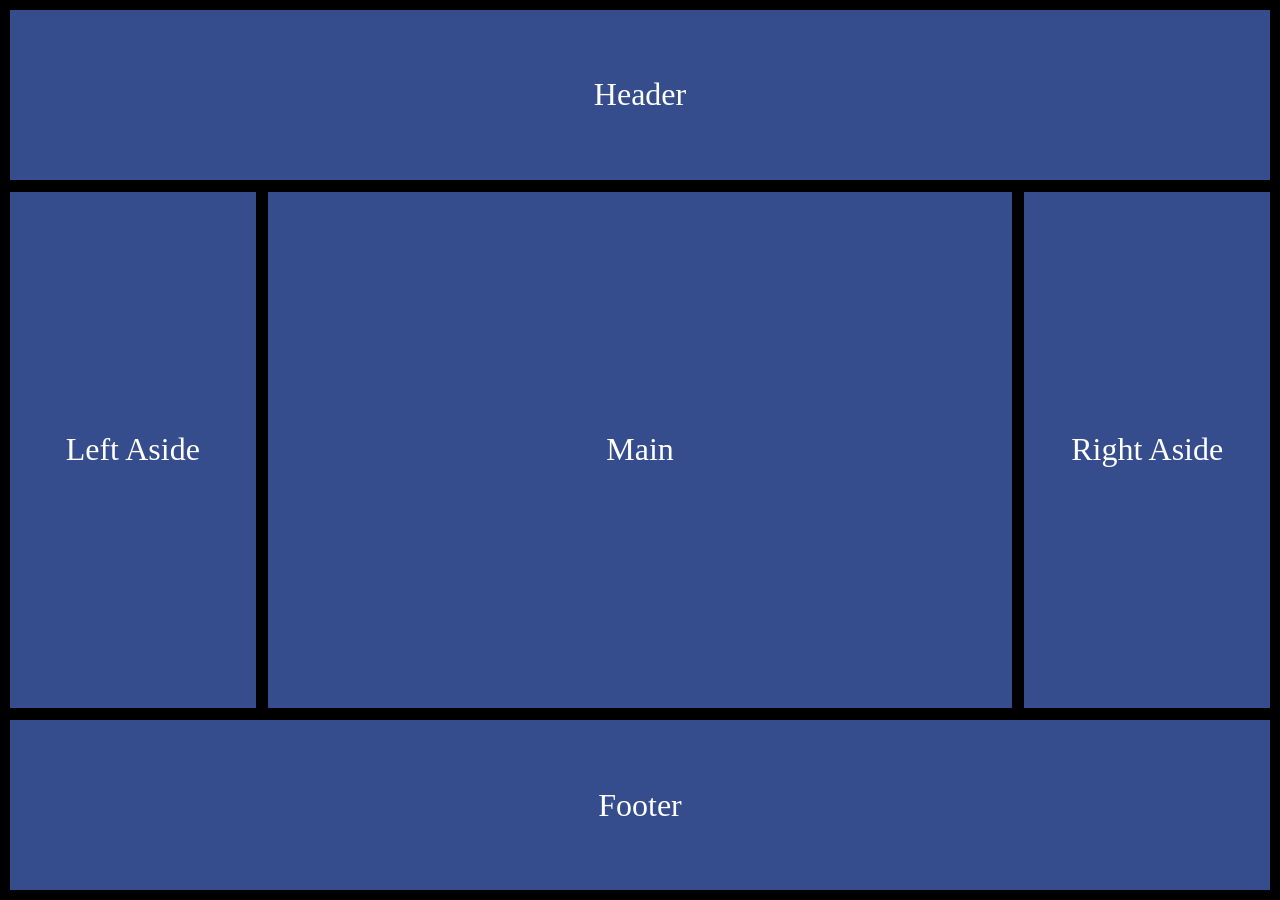
<file: Holy_Grid_Layout/index.html>
<!DOCTYPE html>
<html lang="en">
<head>
    <meta charset="UTF-8">
    <meta name="viewport" content="width=device-width, initial-scale=1.0">
    <title>Holy Grail Layout</title>

    <link rel="stylesheet" href="style.css">
</head>
<body>
    
    <div class="container">

        <div class="item header">Header</div>
        <div class="item left">Left Aside</div>
        <div class="item main">Main</div>
        <div class="item right">Right Aside</div>
        <div class="item footer">Footer</div>
    </div>


</body>
</html>
</file>
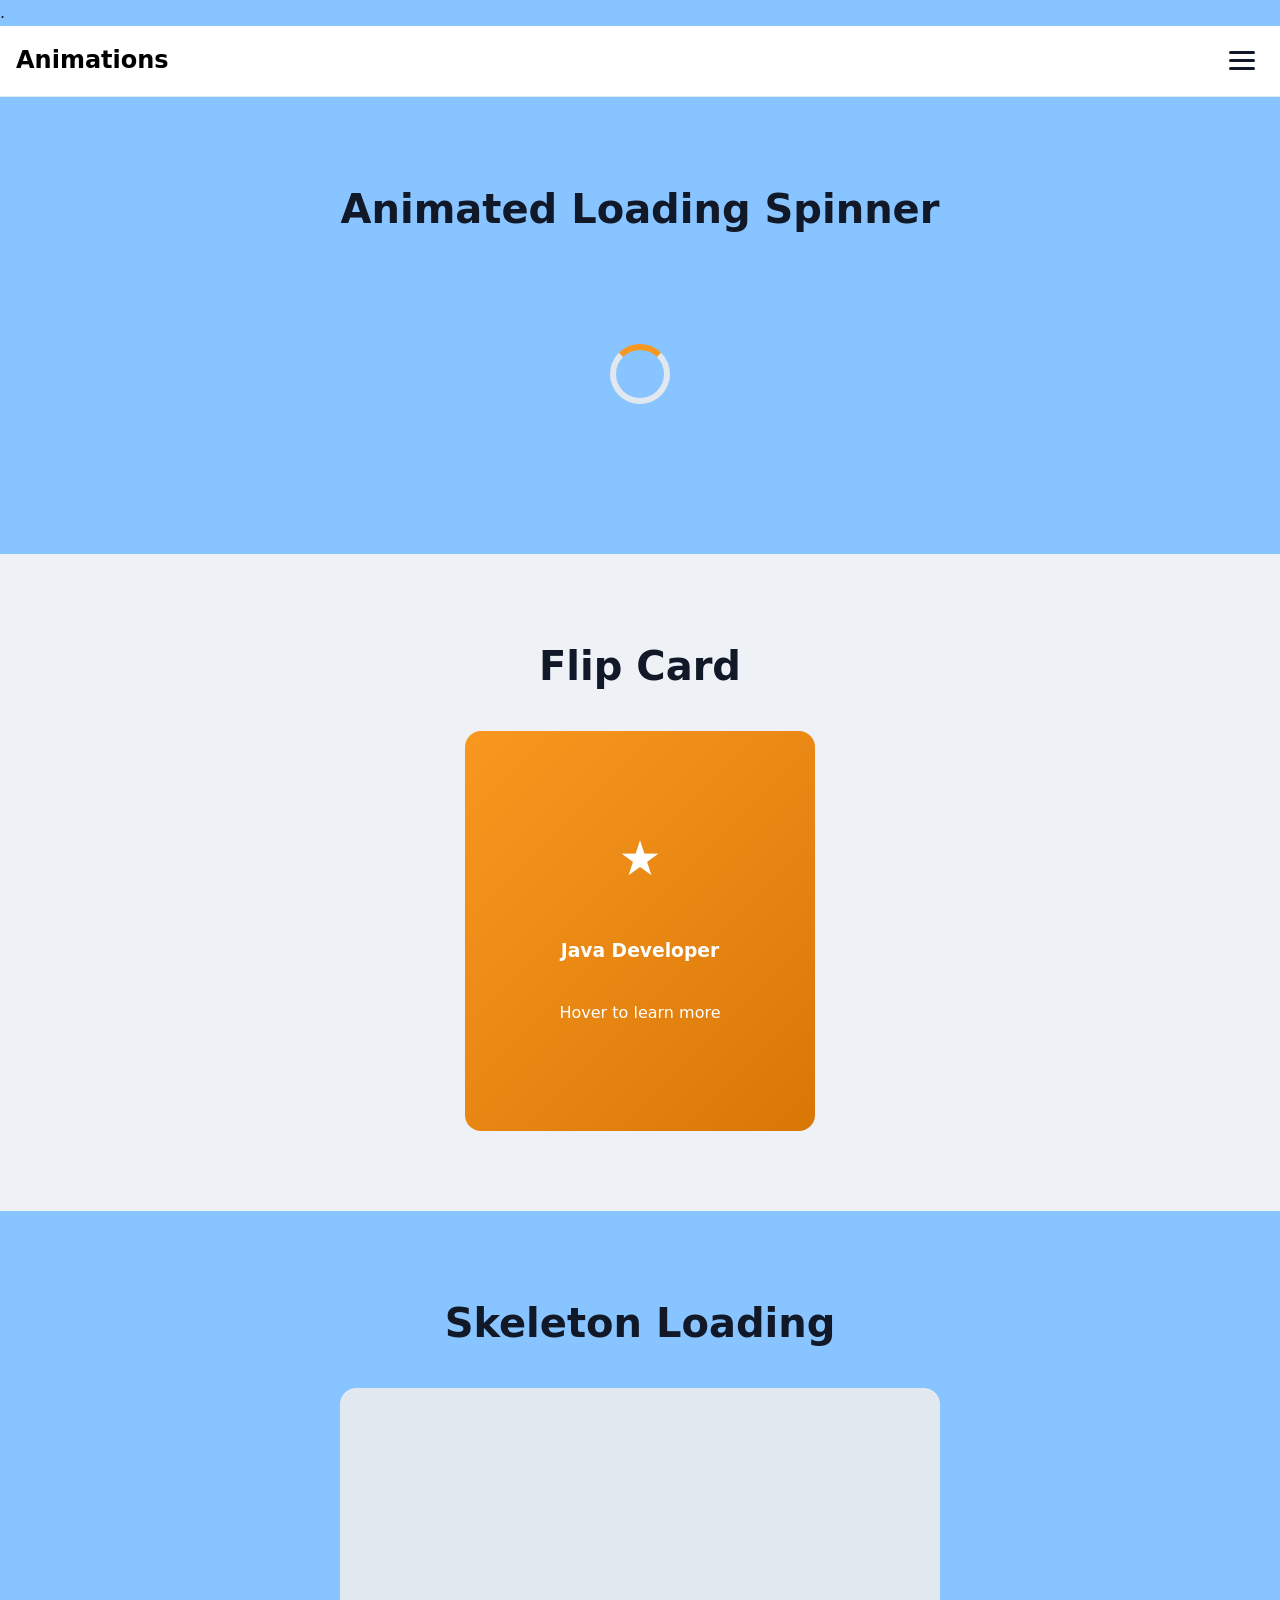
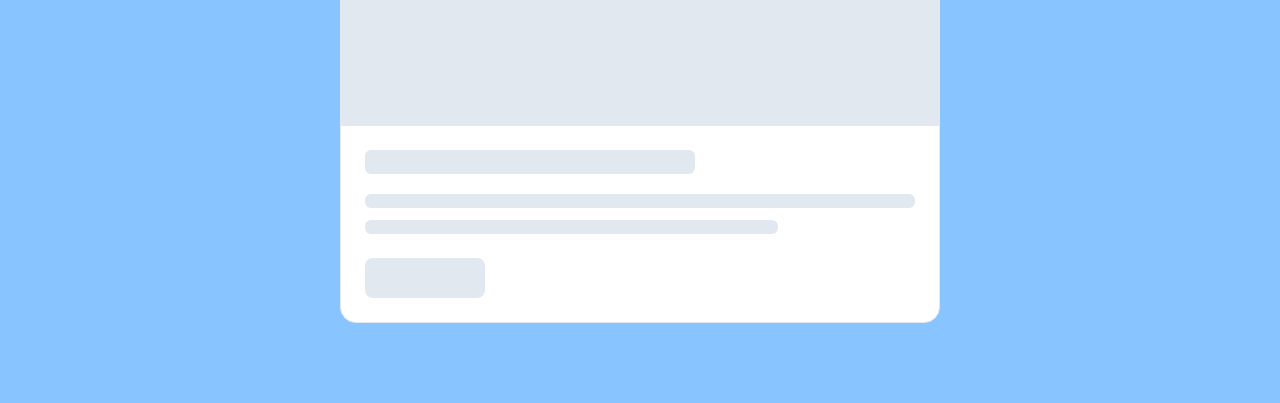
<file: Modern_CSS/index.html>
<!DOCTYPE html>
<html lang="en">

<head>
    <meta charset="UTF-8">
    <meta
        name="viewport"
        content="width=device-width, initial-scale=1.0"
    ><span>.</span>

    <title>Modern CSS Demo</title>

    <link rel="stylesheet" href="style.css">
</head>

<body>

    <!-- Header / Hamburger Menu -->

    <header class="header">

        <nav class="navbar">

            <a href="#" class="logo">
                Animations
            </a>

            <button
                class="menu-toggle"
                id="menu-toggle"
                type="button"
                aria-label="Open navigation menu"
                aria-expanded="false"
            >
                <span></span>
                <span></span>
                <span></span>
            </button>

            <div class="nav-menu" id="nav-menu">

                <a href="#spinner">Spinner</a>
                <a href="#flip-card">Flip Card</a>
                <a href="#skeleton">Skeleton</a>

            </div>

        </nav>

    </header>


    <main>


        <!-- Loading Spinner -->

        <section class="section" id="spinner">

            <div class="container">

                <h2>
                    Animated Loading Spinner
                </h2>


                <div class="spinner-container">

                    <div class="spinner" aria-label="Loading" role="status">

                    </div>

                </div>

            </div>

        </section>


        <!-- Flip Card -->

        <section class="section section-alt" id="flip-card">

            <div class="container">

                <h2>
                    Flip Card
                </h2>


                <div class="flip-card">

                    <div class="flip-card-inner">

                        <!-- Front -->
                        <div class="flip-card-front">

                            <span class="card-icon">
                                ★
                            </span>

                            <h3>
                                Java Developer
                            </h3>

                            <p>
                                Hover to learn more
                            </p>

                        </div>


                        <!-- Back -->
                        <div class="flip-card-back">

                            <h3>
                                Full Stack
                            </h3>

                            <p>
                                Java, Spring Boot, REST APIs,
                                SQL, HTML, CSS and JavaScript.
                            </p>

                            <a href="#">
                                View Profile →
                            </a>

                        </div>

                    </div>

                </div>

            </div>

        </section>


        <!-- Skeleton Loading -->

        <section class="section" id="skeleton">

            <div class="container">

                <h2>
                    Skeleton Loading
                </h2>



                <div class="skeleton-card">

                    <div class="skeleton skeleton-image"></div>

                    <div class="skeleton-content">

                        <div class="skeleton skeleton-title"></div>

                        <div class="skeleton skeleton-text"></div>

                        <div class="skeleton skeleton-text short"></div>

                        <div class="skeleton skeleton-button"></div>

                    </div>

                </div>

            </div>

        </section>

    </main>

    <script src="script.js"></script>

</body>

</html>
</file>
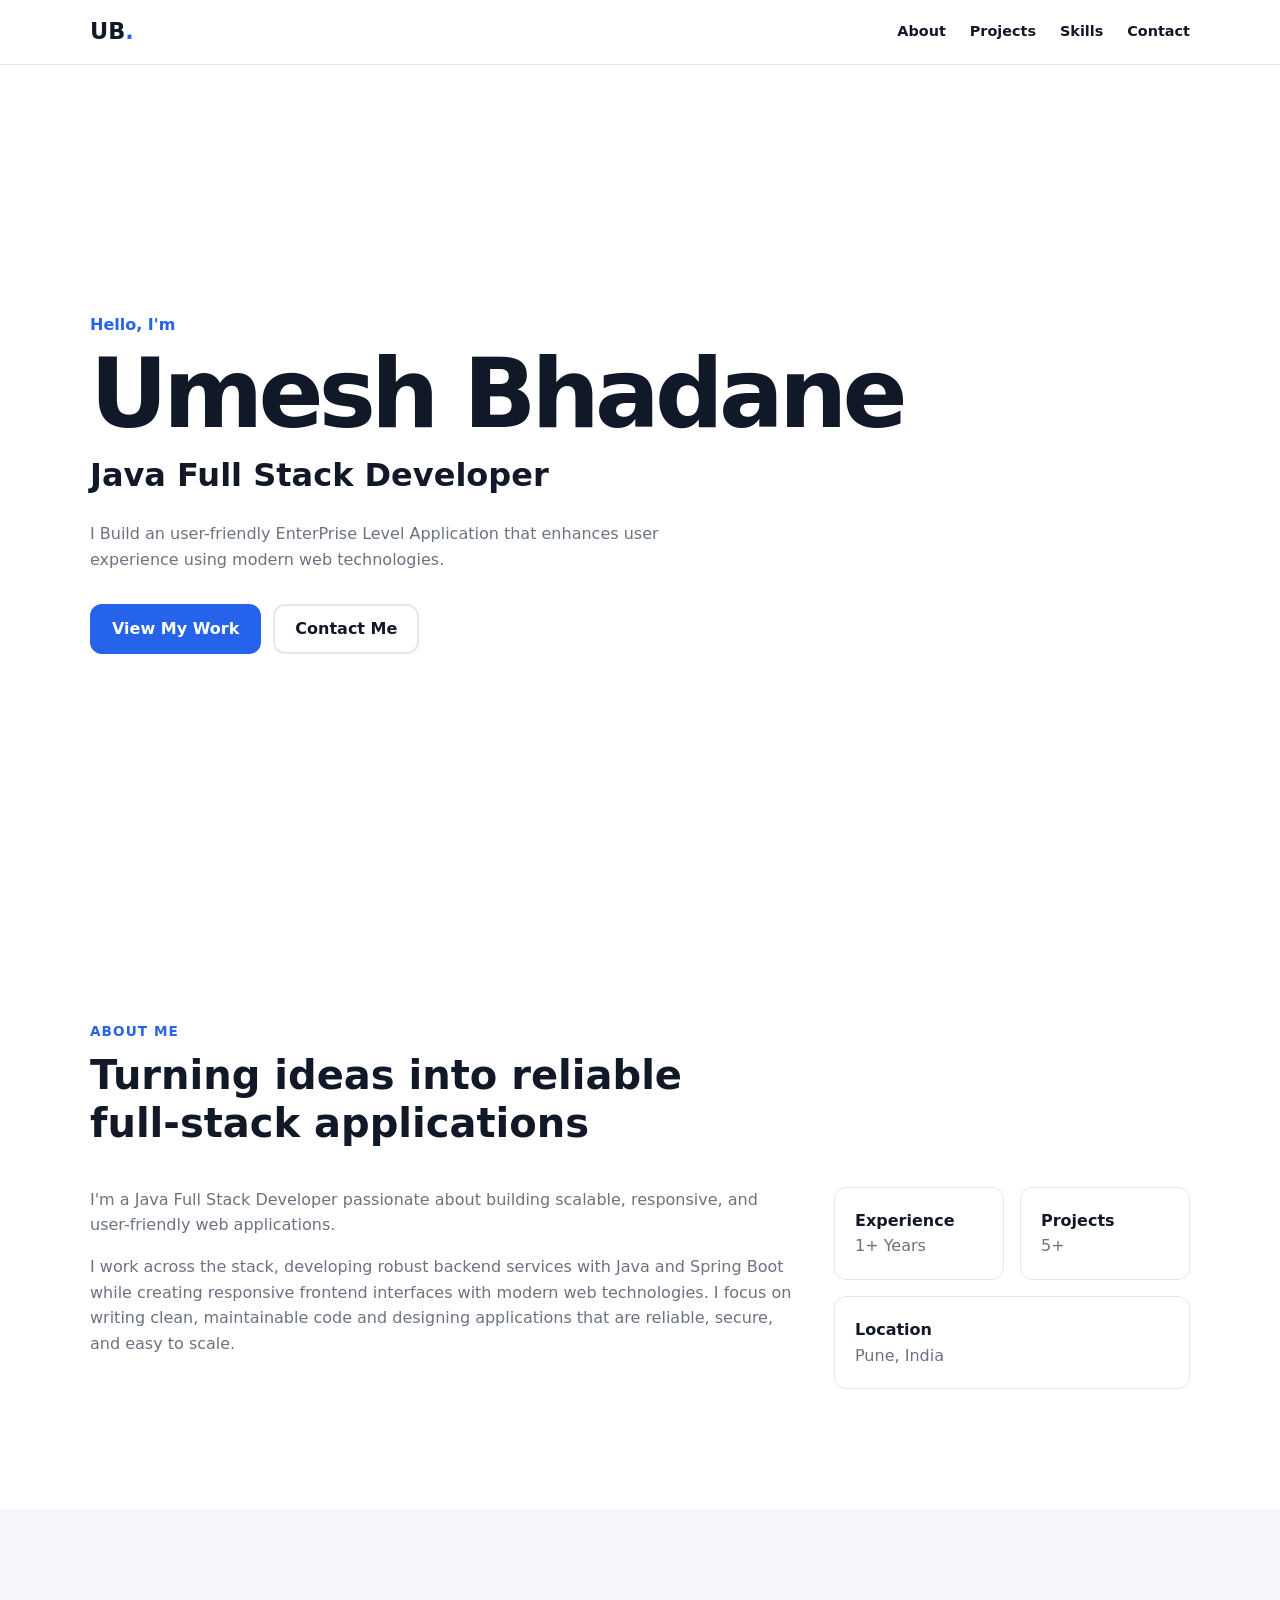
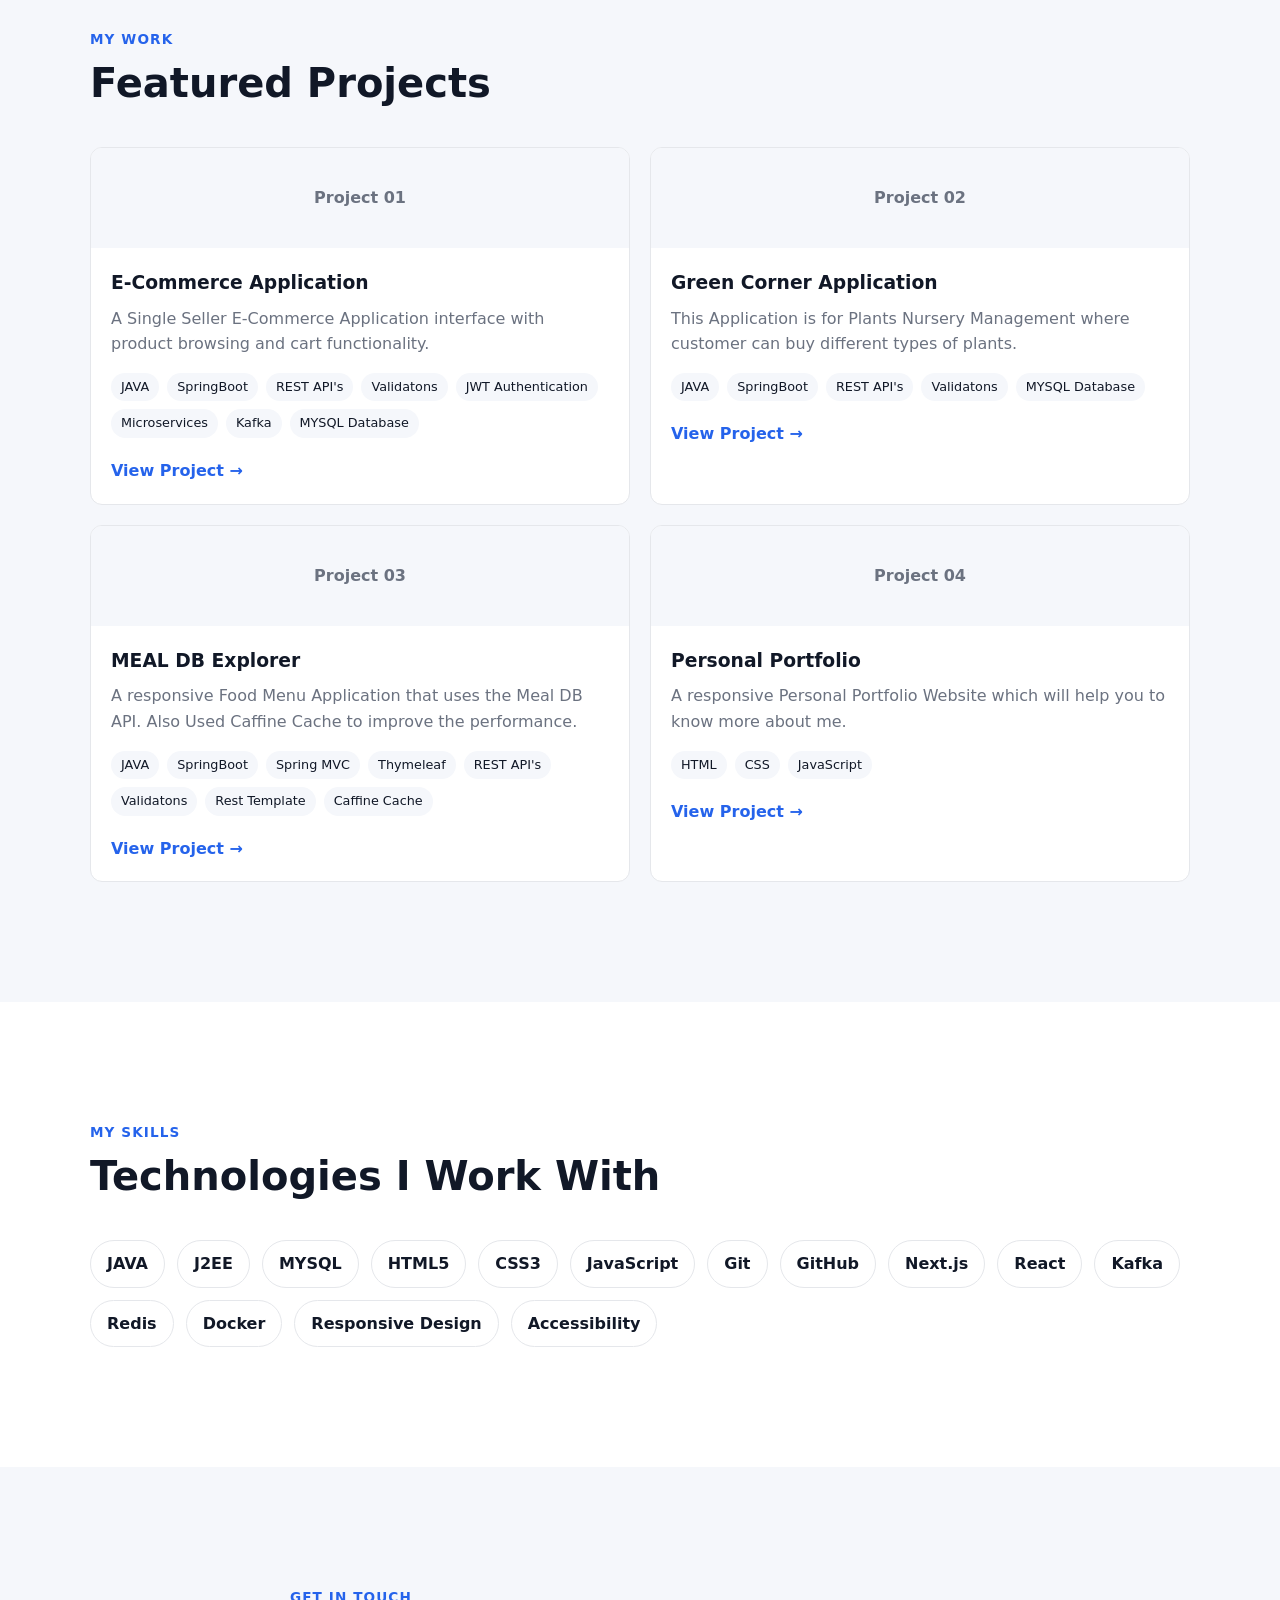
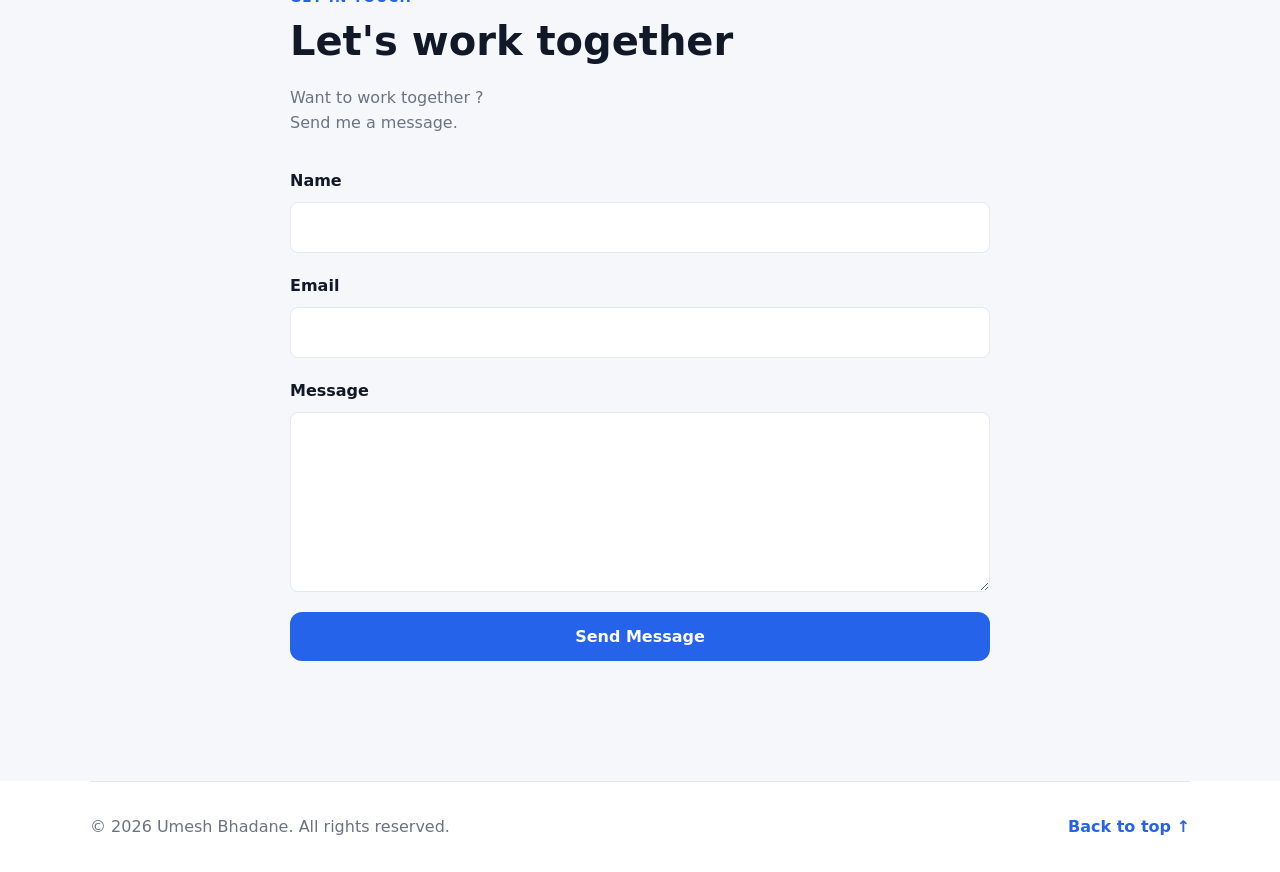
<file: Portfolio/index.html>
<!DOCTYPE html>
<html lang="en">

<head>
    <meta charset="UTF-8">
    <meta name="viewport" content="width=device-width, initial-scale=1.0">

    <meta
        name="description"
        content="Personal portfolio showcasing projects, skills, and contact information."
    >

    <title>Umesh Bhadane | Java Full Stack Developer</title>

    <link rel="stylesheet" href="style.css">
</head>

<body>

    <!-- Header -->
    <header class="header">

        <nav class="navbar" aria-label="Main navigation">

            <a href="#home" class="logo">
                UB<span>.</span>
            </a>

            <div class="nav-links">
                <a href="#about">About</a>
                <a href="#projects">Projects</a>
                <a href="#skills">Skills</a>
                <a href="#contact">Contact</a>
            </div>

        </nav>

    </header>


    <main>

        <!-- Hero -->
        <section class="hero section" id="home">

            <div class="container hero-content">

                <p class="hero-label">
                    Hello, I'm
                </p>

                <h1>
                    Umesh Bhadane
                </h1>

                <p class="hero-role">
                    Java Full Stack Developer
                </p>

                <p class="hero-description">
                    I Build an user-friendly EnterPrise Level Application that enhances 
                    user experience using modern web technologies.
                </p>

                <div class="hero-actions">

                    <a
                        href="#projects"
                        class="button button-primary"
                    >
                        View My Work
                    </a>

                    <a
                        href="#contact"
                        class="button button-secondary"
                    >
                        Contact Me
                    </a>

                </div>

            </div>

        </section>


        <!-- About -->
        <section class="section" id="about">

            <div class="container">

                <p class="section-label">
                    About Me
                </p>

                <h2 class="section-title">
                    Turning ideas into reliable full-stack applications
                </h2>

                <div class="about-content">

                    <div class="about-text">

                        <p>
                            I'm a Java Full Stack Developer passionate about building scalable, 
                            responsive, and user-friendly web applications.

                        </p>

                        <p>
                            I work across the stack, developing robust backend services with 
                            Java and Spring Boot while creating responsive frontend interfaces
                             with modern web technologies. I focus on writing clean, maintainable code 
                             and designing applications that are reliable, secure, and easy to scale.

                        </p>

                    </div>

                    <div class="about-details">

                        <div>
                            <strong>Experience</strong>
                            <span>1+ Years</span>
                        </div>

                        <div>
                            <strong>Projects</strong>
                            <span>5+</span>
                        </div>

                        <div>
                            <strong>Location</strong>
                            <span>Pune, India</span>
                        </div>

                    </div>

                </div>

            </div>

        </section>


        <!-- Projects -->
        <section class="section section-alt" id="projects">

            <div class="container">

                <p class="section-label">
                    My Work
                </p>

                <h2 class="section-title">
                    Featured Projects
                </h2>

                <div class="projects-grid">

                    <article class="project-card">

                        <div class="project-image">
                            Project 01
                        </div>

                        <div class="project-content">

                            <h3>
                                E-Commerce Application
                            </h3>

                            <p>
                                A Single Seller E-Commerce Application interface
                                with product browsing and cart functionality.
                            </p>

                            <div class="project-tags">
                                <span>JAVA</span>
                                <span>SpringBoot</span>
                                <span>REST API's</span>
                                <span>Validatons</span>
                                <span>JWT Authentication</span>
                                <span>Microservices</span>
                                <span>Kafka</span>
                                <span>MYSQL Database</span>
                                
                            </div>

                            <a href="#" class="project-link">
                                View Project →
                            </a>

                        </div>

                    </article>


                    <article class="project-card">

                        <div class="project-image">
                            Project 02
                        </div>

                        <div class="project-content">

                            <h3>
                                Green Corner Application
                            </h3>

                            <p>
                                This Application is for Plants Nursery Management
                                where customer can buy different types of plants.
                            </p>

                            <div class="project-tags">
                                <span>JAVA</span>
                                <span>SpringBoot</span>
                                <span>REST API's</span>
                                <span>Validatons</span>
                                <span>MYSQL Database</span>
                            </div>

                            <a href="#" class="project-link">
                                View Project →
                            </a>

                        </div>

                    </article>


                    <article class="project-card">

                        <div class="project-image">
                            Project 03
                        </div>

                        <div class="project-content">

                            <h3>
                                MEAL DB Explorer
                            </h3>

                            <p>
                                A responsive Food Menu Application that uses the Meal DB API.
                                Also Used Caffine Cache to improve the performance.
                            </p>

                            <div class="project-tags">
                                <span>JAVA</span>
                                <span>SpringBoot</span>
                                <span>Spring MVC</span>
                                <span>Thymeleaf</span>
                                <span>REST API's</span>
                                <span>Validatons</span>
                                <span>Rest Template</span>
                                <span>Caffine Cache</span>

                                
                            </div>

                            <a href="#" class="project-link">
                                View Project →
                            </a>

                        </div>

                    </article>


                    <article class="project-card">

                        <div class="project-image">
                            Project 04
                        </div>

                        <div class="project-content">

                            <h3>
                                Personal Portfolio
                            </h3>

                            <p>
                                A responsive Personal Portfolio Website 
                                which will help you to know more about me.
                            </p>

                            <div class="project-tags">
                                <span>HTML</span>
                                <span>CSS</span>
                                <span>JavaScript</span>
                            </div>

                            <a href="#" class="project-link">
                                View Project →
                            </a>

                        </div>

                    </article>

                </div>

            </div>

        </section>


        <!-- Skills -->
        <section class="section" id="skills">

            <div class="container">

                <p class="section-label">
                    My Skills
                </p>

                <h2 class="section-title">
                    Technologies I Work With
                </h2>

                <!-- Flexbox -->
                <div class="skills-list">

                    <span class="skill">JAVA</span>
                    <span class="skill">J2EE</span>
                    <span class="skill">MYSQL</span>
                    <span class="skill">HTML5</span>
                    <span class="skill">CSS3</span>
                    <span class="skill">JavaScript</span>
                    <span class="skill">Git</span>
                    <span class="skill">GitHub</span>
                    <span class="skill">Next.js</span>
                    <span class="skill">React</span>
                    <span class="skill">Kafka</span>
                    <span class="skill">Redis</span>
                    <span class="skill">Docker</span>
                    <span class="skill">Responsive Design</span>
                    <span class="skill">Accessibility</span>

                </div>

            </div>

        </section>


        <!-- Contact -->
        <section class="section section-alt" id="contact">

            <div class="container contact-container">

                <p class="section-label">
                    Get In Touch
                </p>

                <h2 class="section-title">
                    Let's work together
                </h2>

                <p class="contact-description">
                    Want to work together ? <br>
                    Send me a message.
                </p>

                <form class="contact-form">

                    <div class="form-group">

                        <label for="name">
                            Name
                        </label>

                        <input
                            type="text"
                            id="name"
                            name="name"
                            autocomplete="name"
                            required
                        >

                    </div>


                    <div class="form-group">

                        <label for="email">
                            Email
                        </label>

                        <input
                            type="email"
                            id="email"
                            name="email"
                            autocomplete="email"
                            required
                        >

                    </div>


                    <div class="form-group">

                        <label for="message">
                            Message
                        </label>

                        <textarea
                            id="message"
                            name="message"
                            rows="6"
                            required
                        ></textarea>

                    </div>


                    <button
                        type="submit"
                        class="button button-primary"
                    >
                        Send Message
                    </button>

                </form>

            </div>

        </section>

    </main>


    <!-- Footer -->
    <footer class="footer">

        <p>
            © 2026 Umesh Bhadane. All rights reserved.
        </p>

        <a href="#home">
            Back to top ↑
        </a>

    </footer>

</body>

</html>
</file>
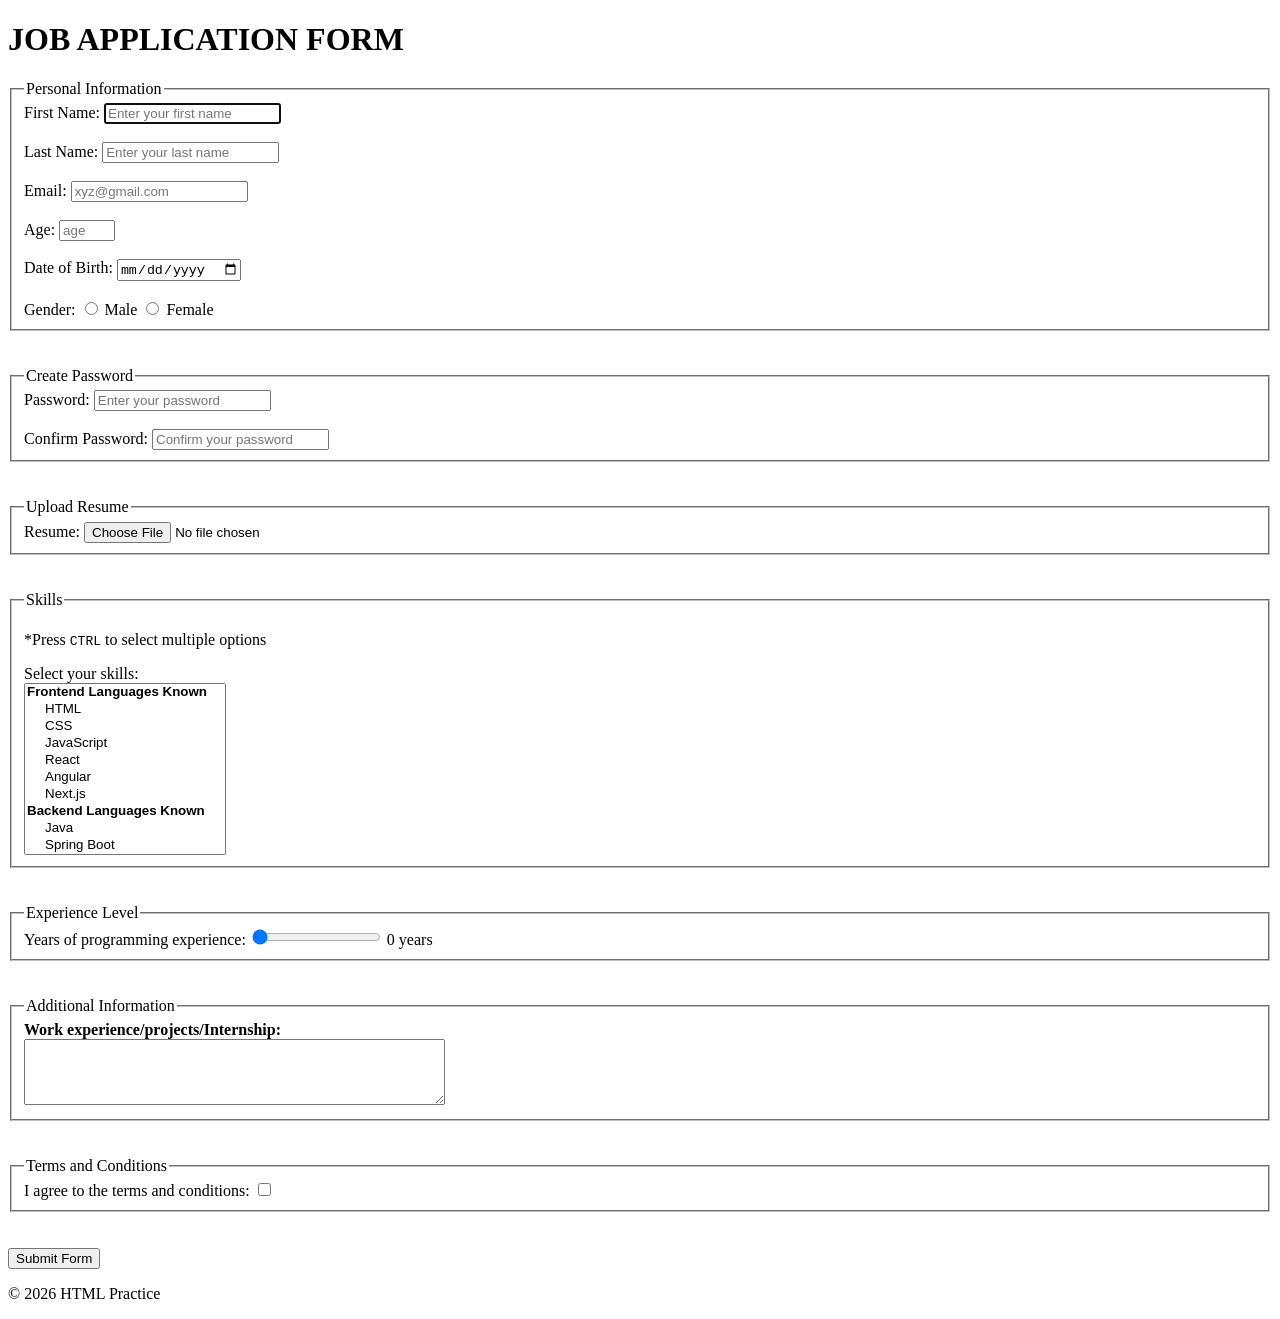
<file: form.html>
<!DOCTYPE html>
<html lang="en">
<head>
    <meta charset="UTF-8">
    <meta name="viewport" content="width=device-width, initial-scale=1.0">
    <title>HTML Form</title>
</head>
<body>

    <header>
        <h1>JOB APPLICATION FORM</h1>
    </header>

    <main>
        <form action="welcome.html" method="GET" enctype="multipart/form-data">

            <fieldset>
                <legend>Personal Information</legend>

                <label for="firstName">First Name:</label>
                <input type="text" 
                        id="firstName" 
                        name="firstName" 
                        required minlength="3" 
                        maxlength="10" 
                        autocomplete="given-name" 
                        placeholder="Enter your first name" 
                        autofocus>
                        
                <br><br>

                <label for="lastName">Last Name:</label>
                <input type="text" 
                       id="lastName" 
                       name="lastName" 
                       required minlength="3" 
                       maxlength="10" 
                       autocomplete="family-name" 
                       placeholder="Enter your last name" 
                       autofocus>

                <br><br>

                <label for = "email">Email:</label>
                <input type="email"
                       id="email"
                       name="email"
                       required
                       pattern="^[a-zA-Z0-9.]+@gmail\.com$"
                       placeholder="xyz@gmail.com"
                       autocomplete="email">

                <br><br>

                <label for="age">Age:</label>
                <input type="number"
                       id="age"
                       name="age"
                       required
                       min="18"
                       max="100"
                       placeholder="age"
                       autocomplete="age">

                <br><br>

                <label for="dob">Date of Birth:</label>
                <input type="date" 
                       id="dob" 
                       name="dob" 
                       required>

                <br><br>

                <label for="gender">Gender:</label>
                <input type="radio" id="male" name="gender" value="male" required>  
                <label for="male">Male</label>
                <input type="radio" id="female" name="gender" value="female" required>
                <label for="female">Female</label>

            </fieldset>

            <br><br>

            <fieldset>
                <legend>Create Password</legend>

                    <label for="password">Password:</label>
                    <input type="password" 
                        id="password" 
                        name="password" 
                        required 
                        autocomplete="new-password" 
                        placeholder="Enter your password" 
                        minlength="8" 
                        maxlength="20">

                    <br><br>

                    <label for="confirmPassword">Confirm Password:</label>
                    <input type="password" 
                            id="confirmPassword" 
                            name="confirmPassword" 
                            required 
                            autocomplete="new-password" 
                            placeholder="Confirm your password" 
                            minlength="8" 
                            maxlength="20">

            </fieldset>

            <br><br>

            <fieldset>
                <legend>Upload Resume</legend>

                <label for="resume">Resume:</label>
                <input type="file"
                       id="resume"
                       name="resume"
                       required
                       accept=".pdf,.doc,.docx">

            </fieldset>

            <br><br> 

            <fieldset>
                <legend>Skills</legend>

                <p> *Press <code>CTRL</code> to select multiple options</p>

                <label for="skills">Select your skills:</label><br>

                <select id="skills" name="skills" multiple required size="10"> 

                    <optgroup label="Frontend Languages Known">
                        <option value="html">HTML</option>
                        <option value="css">CSS</option>
                        <option value="javascript">JavaScript</option>
                        <option value="react">React</option>
                        <option value="angular">Angular</option>
                        <option value="Next">Next.js</option>
                    </optgroup>

                    <optgroup label="Backend Languages Known">
                        <option value="java">Java</option>
                        <option value="spring-boot">Spring Boot</option>
                        <option value="nodejs">Node.js</option>
                    </optgroup>

                    <optgroup label="Database Technologies Known">
                        <option value="mysql">MySQL</option>
                        <option value="postgresql">PostgreSQL</option>
                        <option value="mongodb">MongoDB</option>
                    </optgroup>

                </select>
            </fieldset>

            <br><br>

            <fieldset>
                <legend>Experience Level</legend>

                <label for="experience"> Years of programming experience: </label> 
                <input type="range" 
                       id="experience"
                       name="experience" 
                       min="0" 
                       max="20" 
                       step="1" 
                       value="0"
                       oninput="experienceValue.value = this.value"> 
                <output id="experienceValue">0 </output> years
            </fieldset>

            <br><br>

            <fieldset>
                <legend>Additional Information</legend>

                <label for="additionalInfo"><strong> Work experience/projects/Internship:</strong> </label><br>
                <textarea id="additionalInfo"
                          name="additionalInfo"
                          rows="4"
                          cols="50"
                          placeholder="Enter any additional information here...">
                </textarea>
            </fieldset>

            <br><br>

            <fieldset>
                <legend>Terms and Conditions</legend>
                <label for="terms">I agree to the terms and conditions:</label>
                <input type="checkbox" 
                       id="terms" 
                       name="terms" 
                       required>
            </fieldset>

            <br><br>

            <a href="welcome.html">
                <button type="submit">Submit Form</button>
            </a>
    
            
        </form>
    </main>

    <footer>
        <p>&copy; 2026 HTML Practice</p>
    </footer>
    
</body>
</html>
</file>
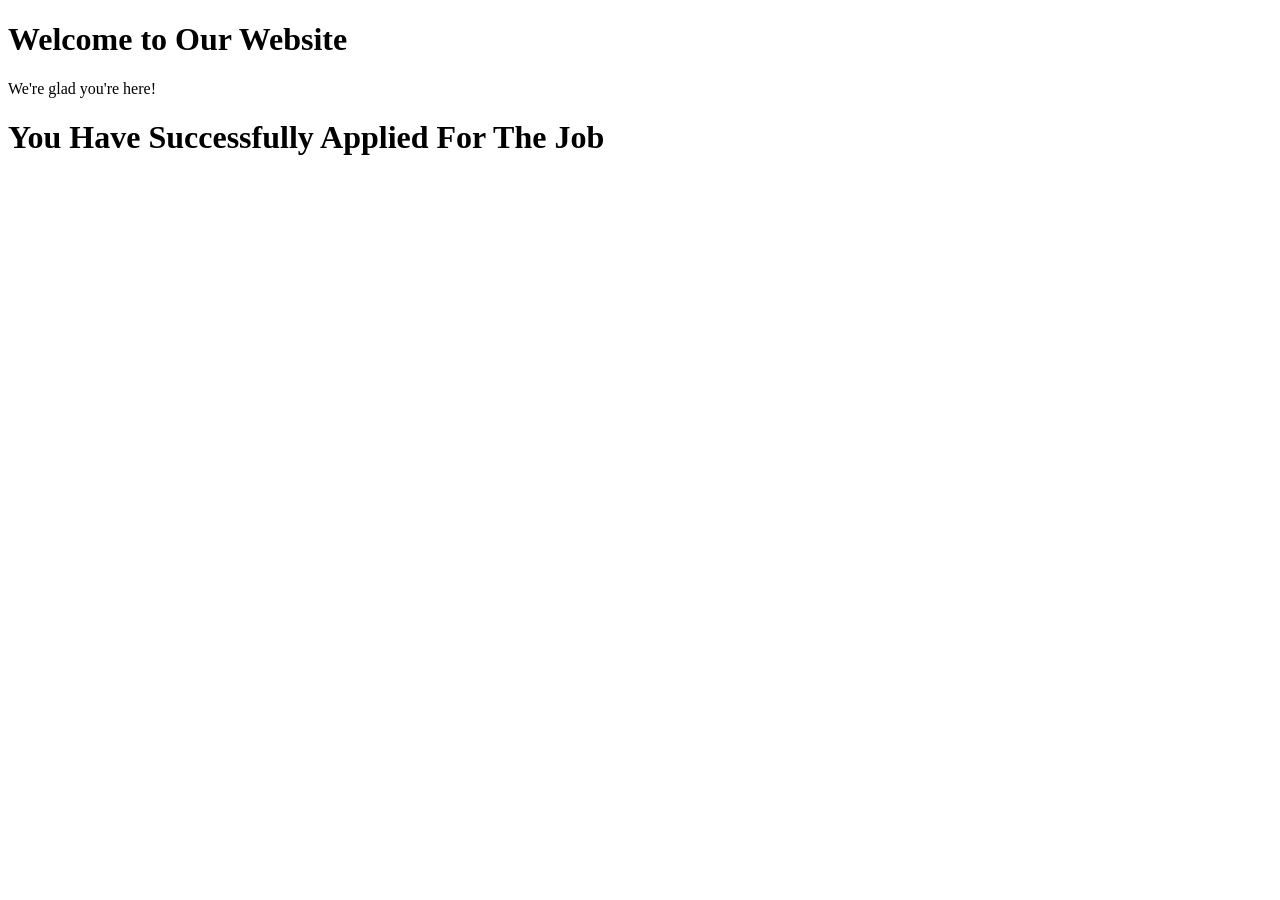
<file: welcome.html>
<!DOCTYPE html>
<html lang="en">
<head>
    <meta charset="UTF-8">
    <meta name="viewport" content="width=device-width, initial-scale=1.0">
    <title>Welcome Page</title>
</head>
<body>
    <h1>Welcome to Our Website</h1>
    <p>We're glad you're here!</p>

    <h1> You Have Successfully Applied For The Job</h1>
</body>
</html>
</file>
<file: Holy_Grid_Layout/style.css>
*{
    margin: 0;
    padding: 0;
    box-sizing: border-box;
}

body{
    height: 100vh;
    width: 100vw;
}

.container{
    height: 100%;
    width: 100%;
    
    background-color: black;
    display: grid;
    padding: 0.5rem;
    row-gap: 0.5rem;
    column-gap: 0.5rem;

    grid-template-rows: 1fr 3fr 1fr;

    grid-template-columns: 1fr 3fr 1fr ;
    /* grid-template-columns: repeat(3, 1fr); */

    /* Desktop layout */
    grid-template-areas: 
        "header header header" 
        "left main right" 
        "footer footer footer";
}

.item{
    background-color: rgb(54, 77, 141);
    border: 2px solid rgb(0, 0, 0);
    color : white;
    display: flex;
    justify-content: center;
    align-items: center;
    font-size: 2rem;
    
}

.header, .footer{
    grid-column-start: 1;
    grid-column-end: 4;
    
}


/* Assign grid areas */
.header {
    grid-area: header;
}

.main {
    grid-area: main;
}

.left {
    grid-area: left;
}

.right {
    grid-area: right;
}

.footer {
    grid-area: footer;
}

/* Mobile */
@media (max-width: 767px) {
    .container {
        grid-template-columns: 1fr;
        
        grid-template-rows: 
            100px 
            auto 
            auto 
            auto 
            100px;

        grid-template-areas: 
            "header" 
            "main" 
            "left" 
            "right" 
            "footer";
    }
}
</file>
<file: Modern_CSS/style.css>
*{
    box-sizing: border-box;
}

:root {
    --background: #88c4ff;
    --surface: #ffffff;

    --text: #111827;
    --text-muted: #64748b;

    --primary: #f89820;
    --primary-dark: #d97706;

    --border: #e2e8f0;

    --radius: 16px;
    --transition: 250ms ease;
}

html {
    scroll-behavior: smooth;
}

body {
    margin: 0;

    font-family:
        system-ui,
        -apple-system,
        BlinkMacSystemFont,
        "Segoe UI",
        sans-serif;

    line-height: 1.6;

    background: var(--background);
    color: var(--text);
}

a {
    color: inherit;
    text-decoration: none;
}


button:focus-visible,
a:focus-visible {
    outline: 3px solid var(--primary);
    outline-offset: 4px;
}


/* Header */

.header {
    position: sticky;
    top: 0;
    z-index: 1000;

    background: var(--surface);
    border-bottom: 1px solid var(--border);
}

.navbar {
    position: relative;

    min-height: 70px;

    display: flex;
    align-items: center;
    justify-content: space-between;

    padding: 0 16px;
}


/* Logo */

.logo {
    color: black;

    font-size: 1.5rem;
    font-weight: 700;
}


/* =================================
   Hamburger Button
   Visible on ALL screen sizes
   ================================= */

.menu-toggle {
    width: 44px;
    height: 44px;

    display: flex;
    flex-direction: column;
    align-items: center;
    justify-content: center;

    gap: 5px;

    padding: 0;

    background: transparent;
    border: none;

    cursor: pointer;
}


/* Hamburger Lines */

.menu-toggle span {
    width: 26px;
    height: 3px;

    background: var(--text);

    border-radius: 5px;

    transition: var(--transition);
}


/* =================================
   Hamburger → X
   ================================= */

.menu-toggle.active span:nth-child(1) {
    transform: translateY(8px) rotate(45deg);
}

.menu-toggle.active span:nth-child(2) {
    opacity: 0;
}

.menu-toggle.active span:nth-child(3) {
    transform: translateY(-8px) rotate(-45deg);
}


/* =================================
   Navigation Menu
   ================================= */

.nav-menu {
    position: absolute;

    top: 70px;
    left: 0;
    right: 0;

    display: none;
    flex-direction: column;

    margin: 0;

    list-style: none;

    background: var(--surface);

    border-bottom: 1px solid var(--border);
}


/* Show menu when hamburger is clicked */

.nav-menu.active {
    display: flex;
    flex-direction: column;
    align-items: end;

}


/* Navigation Links */

.nav-menu a {
    display: block;

    padding: 0.5rem 1rem;

    color: var(--text);

    border-radius: 8px;
}

.nav-menu a:hover {
    background: var(--border);
    color: var(--primary);
}


/* =================================
   Common
   ================================= */

.container {
    width: min(100% - 32px, 1100px);
    /* display: flex; */

    margin: 0 auto;
}

.section {
    padding: 80px 0;
}

.section-alt {
    background: #eef2f7;
}

.section h2 {
    margin-top: 0;

    align-items: center;
    text-align: center;

    font-size: clamp(1.8rem, 5vw, 2.5rem);
}


/* =================================
   Spinner
   ================================= */

.spinner-container {
    min-height: 200px;

    display: grid;
    place-items: center;
}

.spinner {
    width: 60px;
    height: 60px;

    border: 6px solid var(--border);
    border-top-color: var(--primary);

    border-radius: 50%;

    animation: spin 1s linear infinite;
}

@keyframes spin {
    from {
        transform: rotate(0deg);
    }

    to {
        transform: rotate(360deg);
    }
}


/* =================================
   Flip Card
   ================================= */

.flip-card {
    width: min(100%, 350px);
    height: 400px;

    margin: 0 auto;

    perspective: 1000px;
}

.flip-card-inner {
    position: relative;

    width: 100%;
    height: 100%;

    transform-style: preserve-3d;

    transition: transform 600ms ease;
}

.flip-card:hover .flip-card-inner {
    transform: rotateY(180deg);
}


/* Front + Back */

.flip-card-front,
.flip-card-back {
    position: absolute;
    inset: 0;

    padding: 30px;

    display: flex;
    flex-direction: column;
    align-items: center;
    justify-content: center;

    text-align: center;

    border-radius: var(--radius);

    backface-visibility: hidden;
}


/* Front */

.flip-card-front {
    background:
        linear-gradient(
            135deg,
            var(--primary),
            var(--primary-dark)
        );

    color: white;
}

.card-icon {
    margin-bottom: 20px;

    font-size: 3rem;
}


/* Back */

.flip-card-back {
    transform: rotateY(180deg);

    background: var(--surface);

    border: 1px solid var(--border);
}

.flip-card-back p {
    color: var(--text-muted);
}

.flip-card-back a {
    margin-top: 15px;

    color: var(--primary);

    font-weight: 700;
}


/* =================================
   Skeleton
   ================================= */

.skeleton-card {
    width: min(100%, 600px);

    margin: 0 auto;

    overflow: hidden;

    border: 1px solid var(--border);

    border-radius: var(--radius);

    background: var(--surface);
}

.skeleton-content {
    padding: 24px;
}

.skeleton {
    position: relative;

    overflow: hidden;

    background: #e2e8f0;
}


/* Shimmer */

.skeleton::after {
    content: "";

    position: absolute;
    inset: 0;

    transform: translateX(-100%);

    background:
        linear-gradient(
            90deg,
            transparent,
            rgb(255 255 255 / 60%),
            transparent
        );

    animation: shimmer 1.5s infinite;
}

@keyframes shimmer {
    to {
        transform: translateX(100%);
    }
}


/* Image */

.skeleton-image {
    width: 100%;

    aspect-ratio: 16 / 9;
}


/* Title */

.skeleton-title {
    width: 60%;
    height: 24px;

    margin-bottom: 20px;

    border-radius: 6px;
}


/* Text */

.skeleton-text {
    width: 100%;
    height: 14px;

    margin-bottom: 12px;

    border-radius: 6px;
}

.skeleton-text.short {
    width: 75%;
}


/* Button */

.skeleton-button {
    width: 120px;
    height: 40px;

    margin-top: 24px;

    border-radius: 8px;
}
</file>
<file: Portfolio/style.css>
/* =========================================
   CSS VARIABLES
   ========================================= */

:root {
    --color-background: #ffffff;
    --color-background-alt: #f5f7fb;

    --color-surface: #ffffff;

    --color-text: #111827;
    --color-text-muted: #6b7280;

    --color-primary: #2563eb;
    --color-primary-hover: #1d4ed8;

    --color-border: #e5e7eb;

    --max-width: 1100px;
    --radius: 12px;
    --transition: 200ms ease;
}



/* =========================================
   DARK MODE
   ========================================= */

@media (prefers-color-scheme: dark) {

    :root {
    --color-background: #0a3c58;
    --color-background-alt: #18162c;
    --color-surface: #271d4dc2;

    --color-text: #84b4fd;
    --color-text-muted: #7c98c0;

    --color-primary: #f89820;
    --color-primary-hover: #d97706;

    --color-border: #0e233f;
}

}


/* =========================================
   RESET
   ========================================= */

* {
    box-sizing: border-box;
}

html {
    scroll-behavior: smooth;
}

body {
    margin: 0;

    font-family:
        system-ui,
        -apple-system,
        BlinkMacSystemFont,
        "Segoe UI",
        sans-serif;

    line-height: 1.6;

    background: var(--color-background);
    color: var(--color-text);

    transition:
        background-color var(--transition),
        color var(--transition);
}

a {
    color: inherit;
    text-decoration: none;
}


/* =========================================
   ACCESSIBLE FOCUS
   ========================================= */

:focus-visible {
    outline: 3px solid var(--color-primary);
    outline-offset: 4px;
}


/* =========================================
   HEADER
   ========================================= */

.header {
    position: sticky;
    top: 0;
    z-index: 10;

    background: var(--color-background);

    border-bottom: 1px solid var(--color-border);
}

.navbar {
    width: min(100% - 32px, var(--max-width));
    min-height: 64px;

    margin: 0 auto;

    display: flex;
    align-items: center;
    justify-content: space-between;

    gap: 20px;
}

.logo {
    font-size: 1.4rem;
    font-weight: 800;
}

.logo span {
    color: var(--color-primary);
}

.nav-links {
    display: flex;
    gap: 16px;
}

.nav-links a {
    font-size: 0.9rem;
    font-weight: 600;

    transition: color var(--transition);
}

.nav-links a:hover {
    color: var(--color-primary);
}


/* =========================================
   COMMON SECTION
   ========================================= */

.section {
    padding: 72px 16px;
}

.section-alt {
    background: var(--color-background-alt);
}

.container {
    width: 100%;
    max-width: var(--max-width);

    margin: 0 auto;
}

.section-label {
    margin: 0 0 8px;

    color: var(--color-primary);

    font-size: 0.85rem;
    font-weight: 700;

    text-transform: uppercase;
    letter-spacing: 0.08em;
}

.section-title {
    max-width: 650px;

    margin: 0 0 40px;

    font-size: clamp(1.8rem, 5vw, 2.5rem);
    line-height: 1.2;
}


/* =========================================
   HERO
   ========================================= */

.hero {
    min-height: calc(100vh - 64px);

    display: flex;
    align-items: center;
}

.hero-content {
    width: 100%;
}

.hero-label {
    margin: 0;

    color: var(--color-primary);

    font-weight: 700;
}

.hero h1 {
    margin: 8px 0;

    font-size: clamp(3rem, 12vw, 6rem);
    line-height: 1;
    letter-spacing: -0.05em;
}

.hero-role {
    margin: 0 0 20px;

    font-size: clamp(1.4rem, 4vw, 2rem);
    font-weight: 600;
}

.hero-description {
    max-width: 600px;

    margin: 0 0 32px;

    color: var(--color-text-muted);
}

.hero-actions {
    display: flex;
    flex-wrap: wrap;

    gap: 12px;
}


/* =========================================
   BUTTONS
   ========================================= */

.button {
    display: inline-flex;
    align-items: center;
    justify-content: center;

    min-height: 46px;

    padding: 10px 20px;

    border: 2px solid transparent;
    border-radius: var(--radius);

    font: inherit;
    font-weight: 600;

    cursor: pointer;

    transition:
        background-color var(--transition),
        color var(--transition),
        border-color var(--transition),
        transform var(--transition);
}

.button:hover {
    transform: translateY(-2px);
}

.button:active {
    transform: translateY(0);
}

.button-primary {
    background: var(--color-primary);
    color: #ffffff;
}

.button-primary:hover {
    background: var(--color-primary-hover);
}

.button-secondary {
    border-color: var(--color-border);

    background: transparent;
    color: var(--color-text);
}

.button-secondary:hover {
    border-color: var(--color-primary);
    color: var(--color-primary);
}


/* =========================================
   ABOUT
   ========================================= */

.about-content {
    display: grid;
    gap: 32px;
}

.about-text p {
    margin-top: 0;
    color: var(--color-text-muted);
}

.about-details {
    display: flex;
    flex-wrap: wrap;

    gap: 16px;
}

.about-details div {
    flex: 1 1 120px;

    display: flex;
    flex-direction: column;

    padding: 20px;

    border: 1px solid var(--color-border);
    border-radius: var(--radius);

    background: var(--color-surface);
}

.about-details span {
    color: var(--color-text-muted);
}


/* =========================================
   PROJECTS
   CSS GRID
   ========================================= */

.projects-grid {
    display: grid;

    grid-template-columns: 1fr;

    gap: 20px;
}

.project-card {
    overflow: hidden;

    border: 1px solid var(--color-border);
    border-radius: var(--radius);

    background: var(--color-surface);

    transition:
        transform var(--transition),
        box-shadow var(--transition);
}

.project-card:hover {
    transform: translateY(-5px);

    box-shadow:
        0 12px 30px rgb(0 0 0 / 10%);
}

.project-image {
    min-height: 100px;

    display: grid;
    place-items: center;

    background: var(--color-background-alt);

    color: var(--color-text-muted);

    font-weight: 700;
}

.project-content {
    padding: 20px;
}

.project-content h3 {
    margin: 0 0 8px;
}

.project-content p {
    margin: 0 0 16px;

    color: var(--color-text-muted);
}

.project-tags {
    display: flex;
    flex-wrap: wrap;

    gap: 8px;

    margin-bottom: 20px;
}

.project-tags span {
    padding: 4px 10px;

    border-radius: 999px;

    background: var(--color-background-alt);

    font-size: 0.8rem;
}

.project-link {
    color: var(--color-primary);
    font-weight: 700;
}

.project-link:hover {
    text-decoration: underline;
}


/* =========================================
   SKILLS
   FLEXBOX
   ========================================= */

.skills-list {
    display: flex;
    flex-wrap: wrap;

    gap: 12px;
}

.skill {
    padding: 10px 16px;

    border: 1px solid var(--color-border);
    border-radius: 999px;

    background: var(--color-surface);

    font-weight: 600;
}


/* =========================================
   CONTACT
   ========================================= */

.contact-container {
    max-width: 700px;
}

.contact-description {
    margin-top: -20px;
    margin-bottom: 32px;

    color: var(--color-text-muted);
}

.contact-form {
    display: flex;
    flex-direction: column;

    gap: 20px;
}

.form-group {
    display: flex;
    flex-direction: column;

    gap: 8px;
}

.form-group label {
    font-weight: 600;
}

.form-group input,
.form-group textarea {
    width: 100%;

    padding: 12px 14px;

    border: 1px solid var(--color-border);
    border-radius: 8px;

    background: var(--color-surface);
    color: var(--color-text);

    font: inherit;

    transition:
        border-color var(--transition),
        box-shadow var(--transition);
}

.form-group input:focus,
.form-group textarea:focus {
    border-color: var(--color-primary);

    outline: none;

    box-shadow:
        0 0 0 3px rgb(37 99 235 / 15%);
}

.form-group textarea {
    resize: vertical;
}


/* =========================================
   FOOTER
   ========================================= */

.footer {
    width: min(100% - 32px, var(--max-width));

    margin: 0 auto;

    padding: 32px 0;

    display: flex;
    flex-direction: column;
    align-items: center;

    gap: 12px;

    border-top: 1px solid var(--color-border);

    color: var(--color-text-muted);

    text-align: center;
}

.footer p {
    margin: 0;
}

.footer a {
    color: var(--color-primary);
    font-weight: 600;
}


/* =========================================
   TABLET
   ========================================= */

@media (min-width: 600px) {

    .section {
        padding: 96px 24px;
    }

    .navbar {
        width: min(100% - 48px, var(--max-width));
    }

    .nav-links {
        gap: 24px;
    }

    .projects-grid {
        grid-template-columns: repeat(2, 1fr);
    }

    .about-content {
        grid-template-columns: 2fr 1fr;
    }

    .footer {
        flex-direction: row;
        justify-content: space-between;
    }

}


/* =========================================
   DESKTOP
   ========================================= */

@media (min-width: 1000px) {

    .section {
        padding: 120px 32px;
    }

    .navbar {
        width: min(100% - 64px, var(--max-width));
    }

}
</file>
